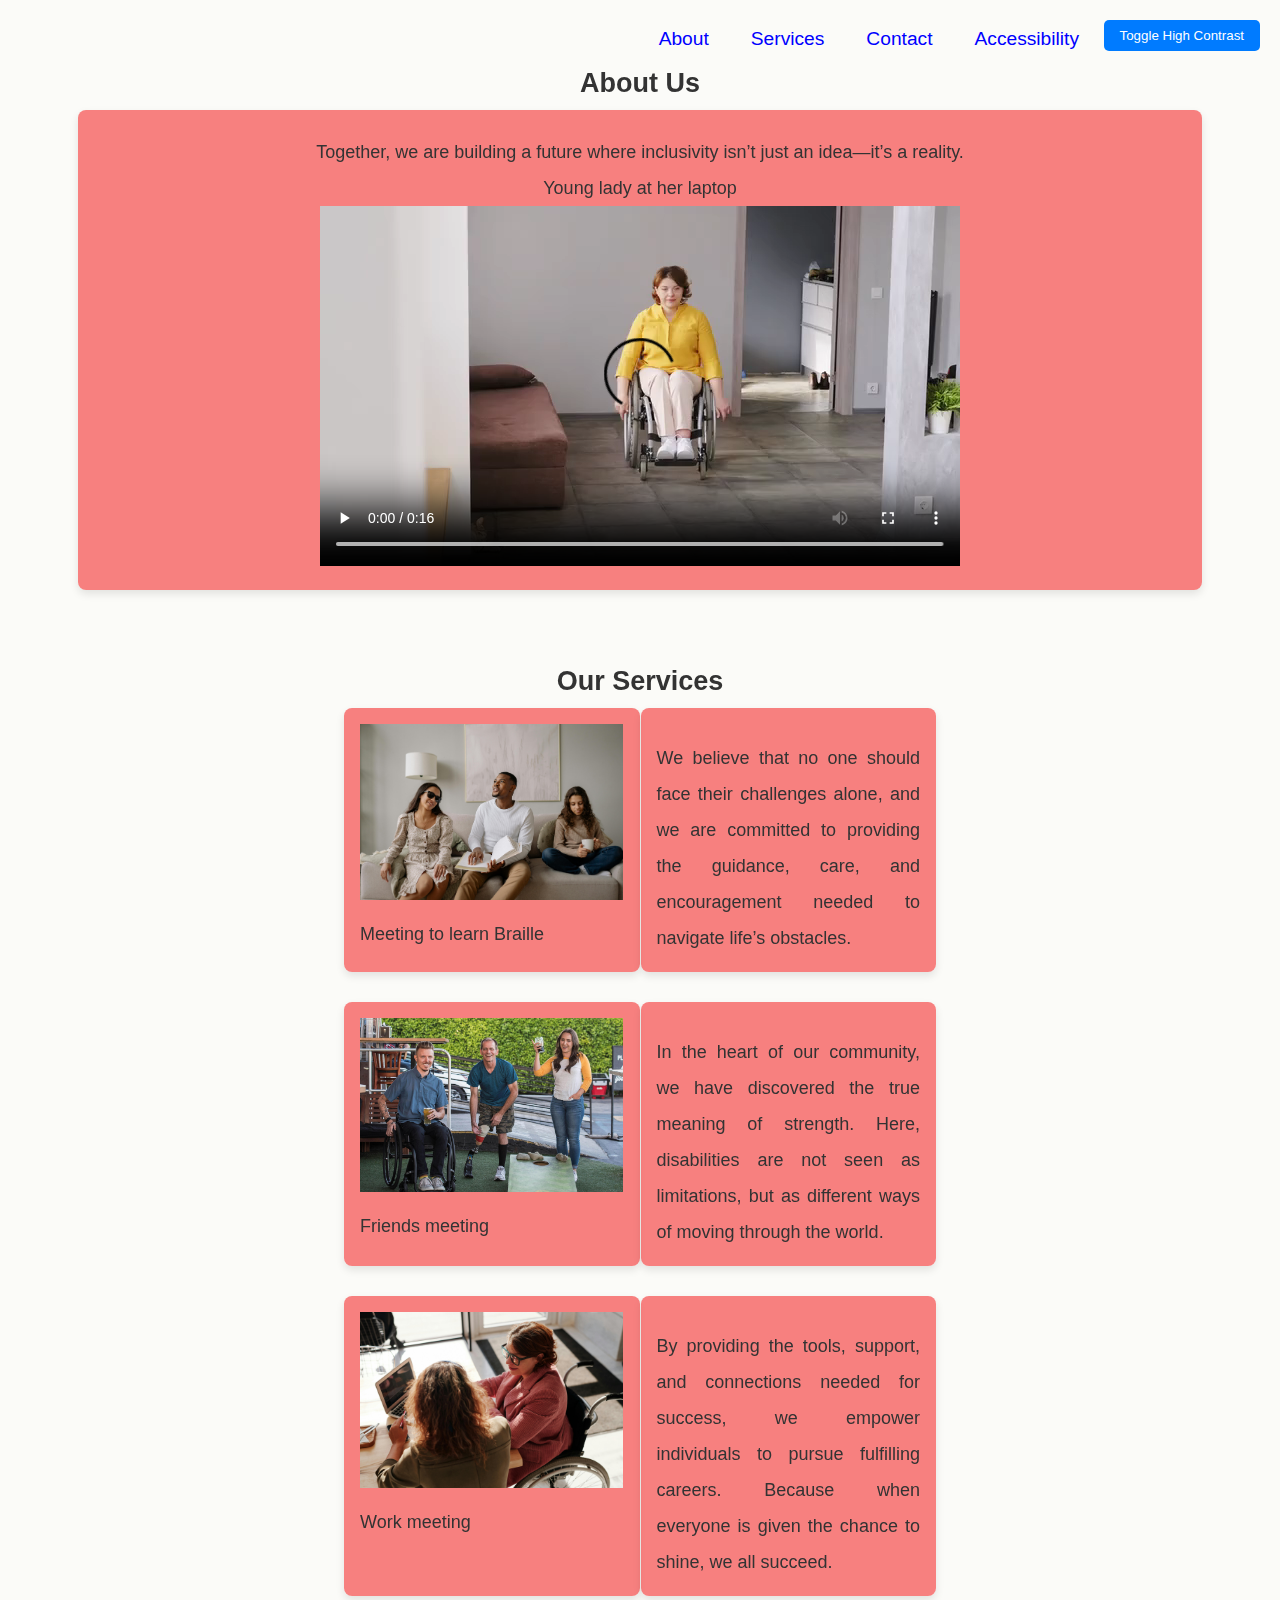
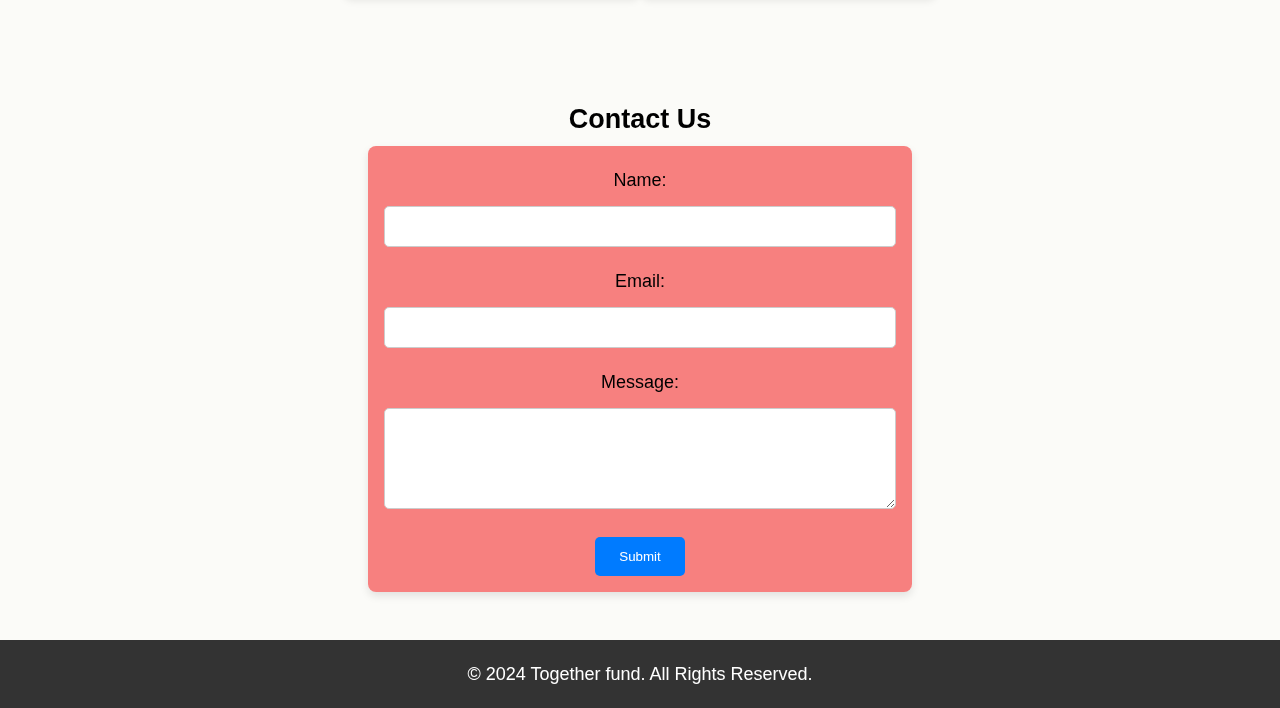
<file: index.html>
<!DOCTYPE html>
<html lang="en">

<head>
    <meta charset="UTF-8">
    <meta name="viewport" content="width=device-width, initial-scale=1.0">
    <meta name="description" content="A simple accessible website example.">
    <title>Accessible & Responsive Website</title>
    <link rel="stylesheet" href="Stile.css">
</head>

<body>

    <!-- Navigation using semantic elements -->
    <header>
        <nav aria-label="Main Navigation">
            <ul>
                <li><a href="#about">About</a></li>
                <li><a href="#services">Services</a></li>
                <li><a href="#contact">Contact</a></li>
                <li><a href="accessibility.html">Accessibility</a></li> <!-- New link to Accessibility page -->
            </ul>
            <button id="contrast-toggle" class="contrast-button" aria-pressed="false">Toggle High Contrast</button>
        </nav>

        </div>
    </header>

    <!-- About Us Section -->
    <section id="about" class="about-section">
        <h2>About Us</h2>
        <div class="about-content" role="region" aria-labelledby="about-title">

            <p id="about-title">Together, we are building a future where inclusivity isn’t just an idea—it’s a reality.
            </p>
            <p>Young lady at her laptop</p>
            <video class="about-video" controls>
                <source src="4106997-sd_640_360_25fps.mp4" type="video/mp4">
            </video>
        </div>
    </section>

    <!-- Our Services Section -->
    <section id="services" class="services-section">
        <h2>Our Services</h2>
        <div class="services-grid">
            <div class="service-item">
                <img src="blinds-yankrukov-7695370.jpg" alt="Image related to Impaired travels">
                <p>Meeting to learn Braille</p>
            </div>
            <div class="service-item">
                <p>We believe that no one should face their challenges alone, and we are committed to providing the
                    guidance, care, and encouragement needed to navigate life’s obstacles.</p>
            </div>
            <div class="service-item">
                <img src="Beers.jpg" alt="Friends meeting">
                <p>Friends meeting</p>

            </div>
            <div class="service-item">
                <p>In the heart of our community, we have discovered the true meaning of strength. Here, disabilities
                    are not seen as limitations, but as different ways of moving through the world.</p>
            </div>
            <div class="service-item">
                <img src="working.jpg" alt="Image related to Consulting">
                <p>Work meeting</p>
            </div>
            <div class="service-item">
                <p>By providing the tools, support, and connections needed for success, we empower individuals to pursue
                    fulfilling careers. Because when everyone is given the chance to shine, we all succeed.</p>

            </div>
        </div>
    </section>

    <!-- Contact Us Section -->
    <section id="contact" class="contact-section">
        <h2>Contact Us</h2>
        <form action="#" method="post">
            <label for="name">Name:</label>
            <input type="text" id="name" name="name" required aria-required="true">

            <label for="email">Email:</label>
            <input type="email" id="email" name="email" required aria-required="true">

            <label for="message">Message:</label>
            <textarea id="message" name="message" rows="5" required aria-required="true"></textarea>

            <button type="submit">Submit</button>
        </form>
    </section>
    </main>

    <!-- Footer -->
    <footer>
        <p>&copy; 2024 Together fund. All Rights Reserved.</p>
    </footer>

    <script src="Script.js"></script>
</body>

</html>


</body>

</html>
</file>
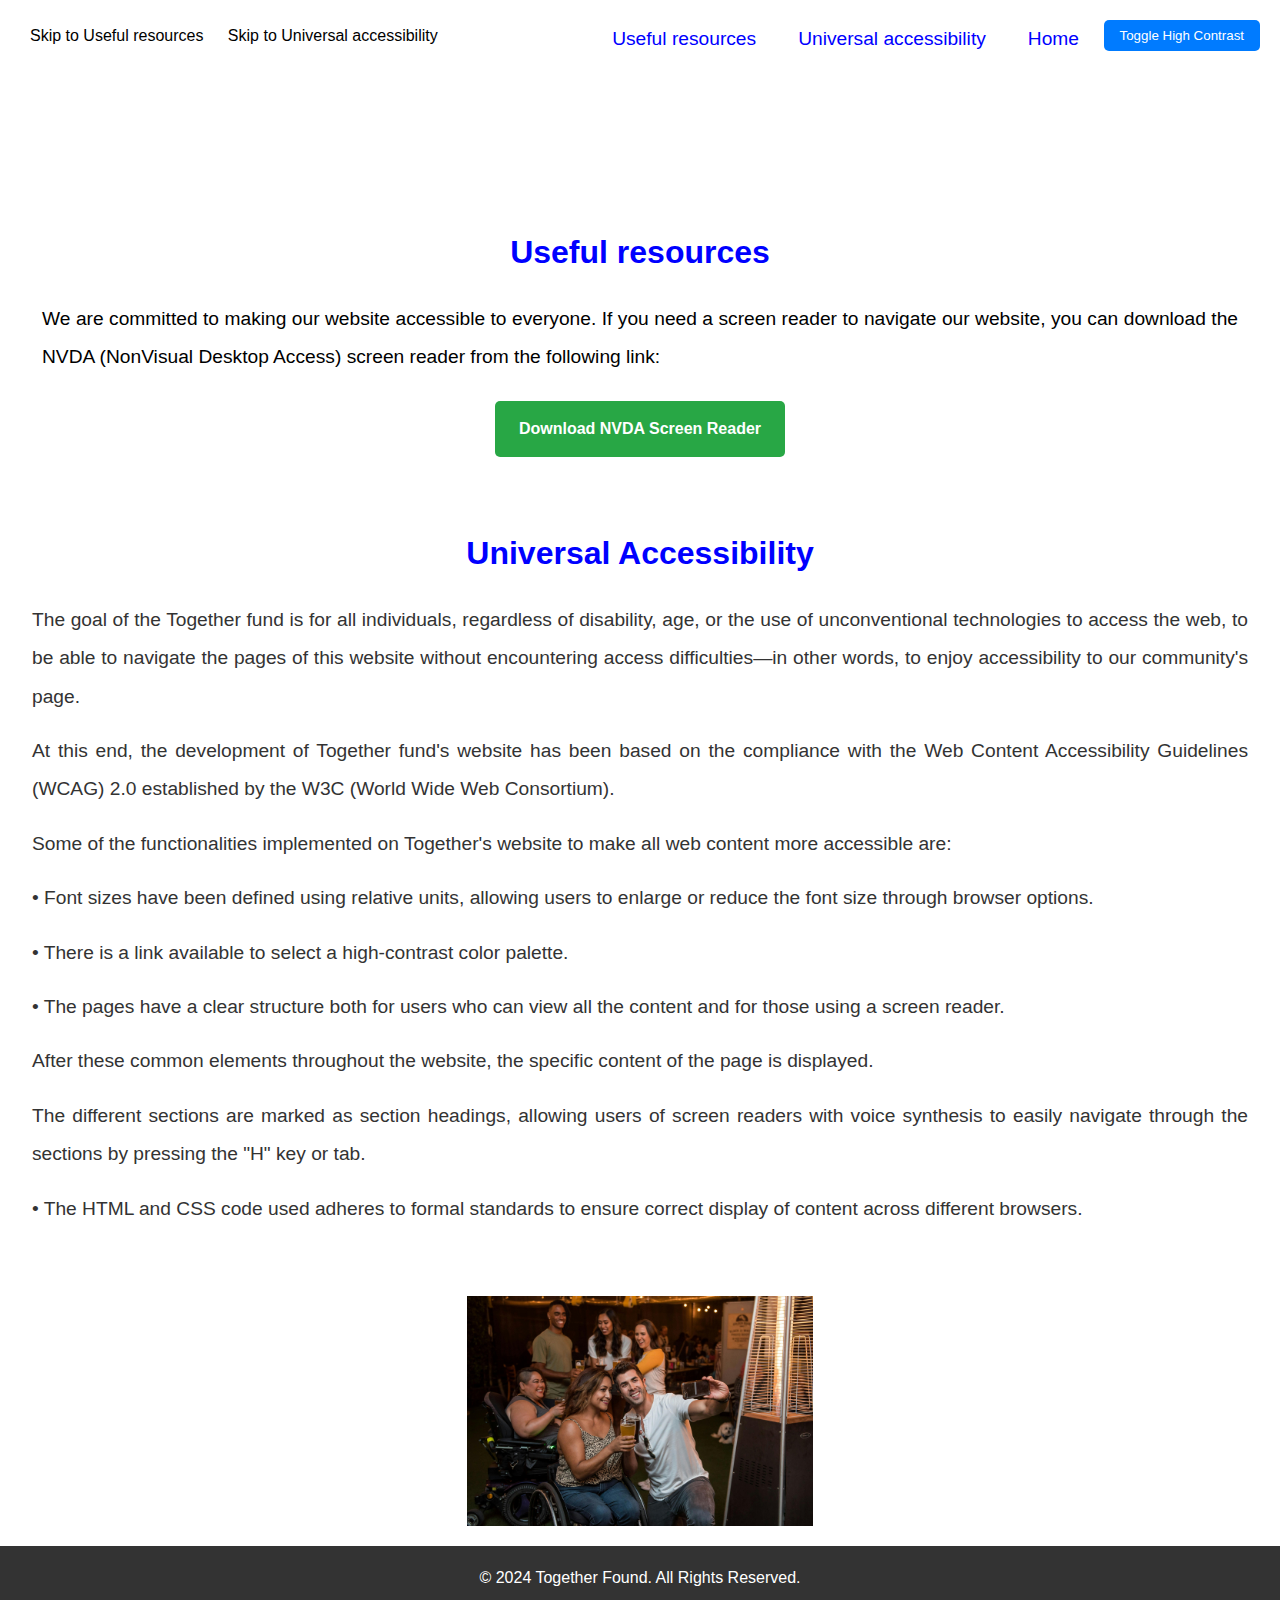
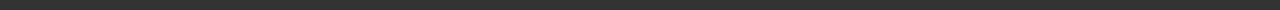
<file: accessibility.html>
<!DOCTYPE html>
<html lang="en">

<head>
    <meta charset="UTF-8">
    <meta name="viewport" content="width=device-width, initial-scale=1.0">
    <meta name="description" content="Accessibility resources and screen reader download.">
    <title>Accessibility - Download Screen Reader</title>
    <link rel="stylesheet" href="Stile2.css">
</head>

<body>

    <!-- Navigation using semantic elements -->
    <header>
        <nav aria-label="Main Navigation">
            <ul>
                <li><a href="#resources">Useful resources</a></li>
                <li><a href="#universal">Universal accessibility</a></li>
                <li><a href="index.html">Home</a></li>
            </ul>
            <button id="contrast-toggle" class="contrast-button" aria-pressed="false" aria-label="Toggle High Contrast">
                Toggle High Contrast
            </button>
        </nav>
        <div id="skipLinks">
            <div class="wrap">
                <a accesskey="1" class="Skipresources" tabindex="1"
                    href="file:///C:/Users/Mar%C3%ADa/OneDrive/Documentos/Documentos/GitHub/Maryyy-ux-Accesibility-project/accessibility.html#resources">
                    Skip to Useful resources</a>
                <a accesskey="2" class="skipnavigation" tabindex="2"
                    href="file:///C:/Users/Mar%C3%ADa/OneDrive/Documentos/Documentos/GitHub/Maryyy-ux-Accesibility-project/accessibility.html#universal">Skip
                    to Universal accessibility
            </div>
        </div>
    </header>

    <!-- Main section for Accessibility information -->
    <main>
        <section id="resources" class="resources-section">
            <h1 class="main-title">Useful resources</h1> <!-- Título del contenido -->
            <p>
                We are committed to making our website accessible to everyone. If you need a screen reader to navigate
                our website, you can download the NVDA (NonVisual Desktop Access) screen reader from the following link:
            </p>

            <!-- Download link inside the body -->
            <a href="https://www.nvaccess.org/download/" target="_blank" class="download-button">Download NVDA Screen
                Reader</a>
        </section>

        <section id="universal" class="universal-section">
            <h1>Universal Accessibility</h1>
            <p>
                The goal of the Together fund is for all individuals, regardless of disability, age, or the use of
                unconventional technologies to access the web, to be able to navigate the pages of this website without
                encountering access difficulties—in other words, to enjoy accessibility to our community's page.</p>
            <p>
                At this end, the development of Together fund's website has been based on the compliance with the Web
                Content
                Accessibility Guidelines (WCAG) 2.0 established by the W3C (World Wide Web Consortium).</p>
            <p>
                Some of the functionalities implemented on Together's website to make all web content more accessible
                are:</p>
            <p>
                • Font sizes have been defined using relative units, allowing users to enlarge or reduce the font
                size through browser options.</p>
            <p>
                • There is a link available to select a high-contrast color palette.</p>
            <p>
                • The pages have a clear structure both for users who can view all the content and for those using a
                screen reader.</p>
            <p>
                After these common elements throughout the website, the specific content of the page is displayed. </p>
            <p>
                The different sections are marked as section headings, allowing users of screen readers with voice
                synthesis to easily navigate through the sections by pressing the "H" key or tab.</p>
            <p>
                • The HTML and CSS code used adheres to formal standards to ensure correct display of content across
                different browsers.
            </p>
        </section>

        <!-- Hero Image Section -->
        <section id="hero" class="hero-section">
            <img src="Cover.jpg" alt="Hero image describing accessibility" />
        </section>
    </main>

    <!-- Footer -->
    <footer>
        <p>&copy; 2024 Together Found. All Rights Reserved.</p>
    </footer>
    <script src="Script2.js"></script>
</body>

</html>
</file>
<file: Stile.css>
* {
    margin: 0;
    padding: 0;
    box-sizing: border-box;
}

body {
    font-family: Arial, sans-serif;
    font-size: large;
    line-height: 2;
    color: black;
    background-color: rgba(245, 245, 236, 0.358);
}

a {
    color: #30d1fe;
    text-decoration: none;
    padding: 13px;
}

a:hover {
    text-decoration: underline;
}

img {
    max-width: 100%;
    height: auto;
}

/* Header and navigation */
header {
    padding: 20px;
}

nav ul {
    display: flex;
    justify-content: center;
    list-style-type: none;
    position: absolute;
    top: 20px;
    right: 180px;
}

nav ul li {
    margin: 0 1rem;
}

nav ul li a {
    color: blue;
    font-size: 1.2rem;
    padding: 5px;
}

/* Estilo para cuando el enlace recibe el foco */
nav ul li a:focus {
    outline: 2px solid #ffbf00;
    /* Cambia el borde del enlace cuando tiene foco */
    background-color: #333;
    color: #fff;
}

/* Estilo al hacer hover para mejorar accesibilidad con el mouse */
nav ul li a:hover {
    background-color: #007BFF;
    color: white;
    border-radius: 5px;
}

/* High-Contrast Mode applied to the whole body */
.high-contrast {
    background-color: #000;
    color: #fff;
    transition: background-color 0.3s, color 0.3s;
}

.high-contrast * {
    color: #fff;

}

.high-contrast a {
    color: #00ff00;
    /* Bright green for links */
}

.high-contrast button {
    background-color: #333;
    color: #fff;
    border: 2px solid #fff;
}

.high-contrast img {
    filter: invert(1);
}

.high-contrast input,
.high-contrast textarea,
.high-contrast select {
    background-color: #333;
    color: #fff;
    border: 1px solid #fff;
}

/* High-Contrast Toggle Button */
.contrast-button {
    position: absolute;
    top: 20px;
    right: 20px;
    padding: 0.5rem 1rem;
    background-color: #007BFF;
    color: white;
    border: none;
    border-radius: 5px;
    cursor: pointer;
}

.contrast-button:hover {
    background-color: #0056b3;
}


/* About Section */
.about-section {
    text-align: center;
    padding: 1rem;
    color: #333;
}

.about-content {
    margin: 0 auto;
    max-width: 90%;

    background-color: rgba(244, 58, 58, 0.638);
    padding: 1.5rem;
    border-radius: 8px;
    box-shadow: 0 4px 8px rgba(0, 0, 0, 0.1);
    overflow: hidden;
}

.about-video {
    max-width: 100%;
    height: auto;
    display: block;
    margin: 0 auto;

}

.about-img {
    margin-top: 1rem;
    max-width: 100%;
    border: solid 6px rgba(0, 0, 0, 0.1);
}


/* Services Section */
.services-section {
    padding: 3rem;
    color: #333;
    text-align: center;
}

.services-grid {
    display: grid;
    grid-template-columns: 1fr 1fr;
    grid-gap: 30px 1px;
    max-width: 50%;
    margin: 0 auto;
}

.service-item {
    background-color: rgba(244, 58, 58, 0.638);
    padding: 1rem;
    border-radius: 8px;
    box-shadow: 0 4px 8px rgba(0, 0, 0, 0.1);
}

.service-item img {
    max-width: 100%;
    height: auto;
    display: block;
    margin: 0 auto;

}

.service-item p {
    margin-top: 1rem;
    text-align: justify;
}

/* Contact Section */
.contact-section {
    padding: 3rem;
    text-align: center;
    max-width: 50%;
    max-height: 30%;
    margin: auto;
}

.contact-section form {
    background-color: rgba(244, 58, 58, 0.638);
    padding: 1rem;
    border-radius: 8px;
    box-shadow: 0 4px 8px rgba(0, 0, 0, 0.1);
}

label {
    display: block;
    margin-bottom: 0.5rem;
}

input,
textarea {
    width: 100%;
    padding: 0.75rem;
    margin-bottom: 1rem;
    border: 1px solid #ccc;
    border-radius: 5px;
    background-color: white;
}

button {
    background-color: #007BFF;
    color: #fff;
    border: none;
    padding: 0.75rem 1.5rem;
    cursor: pointer;
    border-radius: 5px;
}

button:hover {
    background-color: #0056b3;
}

/* Footer */
footer {
    background-color: #333;
    color: #fff;
    text-align: center;
    padding: 1rem;
}

/* Responsive Design */
@media (max-width: 768px) {
    .services-grid {
        grid-template-columns: 1fr;
        max-width: 100%;
    }

    .about-content {
        max-width: 80%;
    }

    .contact-section {
        max-width: 80%;
    }
}

@media (max-width: 320px) {
    body {
        font-size: medium;
    }

    nav ul {
        flex-direction: column;

        position: static;
        right: auto;
        padding: 10px 0;
    }

    nav ul li {
        margin: 0.5rem 0;
    }

    nav ul li a {
        font-size: 1rem;
        padding: 10px;
    }

    .about-content {
        max-width: 90%;
        padding: 1rem;
    }

    .services-section {
        padding: 2rem 1rem;
    }

    .contact-section {
        padding: 2rem 1rem;
    }

    footer {
        padding: 0.5rem;
    }

    button {
        padding: 0.5rem 1rem;
    }
}
</file>
<file: Stile2.css>
/* General styles */
* {
    margin: 0;
    padding: 0;
    box-sizing: border-box;
}

body {
    font-family: Arial, sans-serif;
    line-height: 2;
    color: #333;
    background-color: white;
}

a {
    color: black;
    text-decoration: none;
    padding: 0px 10px;
}


img {
    max-width: 100%;
    height: auto;
}

/* Header and navigation */
header {
    padding: 20px;
}

nav ul {
    display: flex;
    justify-content: center;
    list-style-type: none;
    position: absolute;
    top: 20px;
    right: 180px;
}

nav ul li {
    margin: 0 1rem;
}

nav ul li a {
    color: blue;
    font-size: 1.2rem;
    padding: 5px;
}

/* Estilo para cuando el enlace recibe el foco */
nav ul li a:focus {
    outline: 2px solid #ffbf00;
    background-color: #333;
    color: #fff;
}

/* Estilo al hacer hover para mejorar accesibilidad con el mouse */
nav ul li a:hover {
    background-color: #007BFF;
    color: white;
    border-radius: 5px;
}

/* Main Container */
main {
    display: flex;
    flex-direction: column;
    align-items: center;
    width: 100%;
    margin-top: 20px;
}

/* Accessibility Resources Section */

/* Main Title Style for Resources Section */
.main-title {
    font-size: 2rem;
    margin-bottom: 1rem;
    color: #333;
    font-weight: bold;

}

.resources-section {
    width: 100%;
    padding: 2rem;
    min-height: 25vh;
    /* Altura mínima más amplia para evitar solapamiento */
    text-align: center;
    display: flex;
    flex-direction: column;
    justify-content: space-between;
    font: black;

}

.resources-section h1 {
    font-size: 2rem;
    margin-bottom: 1rem;
    color: blue;
}

.resources-section p {
    font-size: 1.2rem;
    margin-bottom: 1.5rem;
    text-align: justify;
}

.download-button {
    background-color: #28a745;
    color: #fff;
    padding: 0.75rem 1.5rem;
    text-decoration: none;
    border-radius: 5px;
    font-weight: bold;
    width: fit-content;
    margin: 0 auto;
    /* Centra el botón horizontalmente */
}

.download-button:hover {
    background-color: #218838;
}

/* Universal Accessibility Section */
.universal-section {
    width: 100%;
    padding: 2rem;
    min-height: 35vh;
    /* Ajustamos la altura mínima */
    overflow-y: auto;
    text-align: justify;
}

.universal-section h1 {
    font-size: 2rem;
    margin-bottom: 1rem;
    color: blue;
    text-align: center;
}

.universal-section p {
    font-size: 1.2rem;
    margin-bottom: 1rem;
}

/* Hero Image Section */
.hero-section {
    width: 100%;
    height: 30vh;
    /* Aumentamos la altura de la sección */
    display: flex;
    justify-content: center;
    align-items: center;
}

.hero-section img {
    max-height: 100%;
    /* Ajusta el tamaño máximo de la imagen a la sección */
    width: auto;
    padding: 20px;
}

/* Footer */
footer {
    background-color: #333;
    color: #fff;
    text-align: center;
    padding: 1rem;
    width: 100%;
}

/* High-Contrast Mode applied to the whole body */
.high-contrast {
    background-color: #000;
    color: #fff;
}

.high-contrast * {
    color: #fff !important;
}

.high-contrast a {
    color: #00ff00 !important;
}

.high-contrast button,
.high-contrast input,
.high-contrast textarea,
.high-contrast select {
    background-color: #333;
    color: #fff;
    border: 2px solid #fff;
}

.high-contrast img {
    filter: invert(1);
}

/* High-Contrast Toggle Button */
.contrast-button {
    position: absolute;
    top: 20px;
    right: 20px;
    padding: 0.5rem 1rem;
    background-color: #007BFF;
    color: white;
    border: none;
    border-radius: 5px;
    cursor: pointer;
}

.contrast-button:hover {
    background-color: #0056b3;
}

/* Responsive Design */
@media (max-width: 768px) {

    .resources-section,
    .universal-section,
    .hero-section {
        padding: 1rem;
    }

    .resources-section,
    .universal-section {
        min-height: auto;
        /* Permite que la altura sea flexible en pantallas pequeñas */
    }

    .hero-section {
        height: 25vh;
        /* Ajuste de la altura en pantallas más pequeñas */
    }
}

@media (max-width: 320px) {
    body {
        font-size: medium;
    }

    nav ul {
        flex-direction: column;

        position: static;
        right: auto;
        padding: 10px 0;
    }

    nav ul li {
        margin: 0.5rem 0;
    }

    nav ul li a {
        font-size: 1rem;
        padding: 10px;
    }

    .about-content {
        max-width: 90%;
        padding: 1rem;
    }

    .services-section {
        padding: 2rem 1rem;
    }

    .contact-section {
        padding: 2rem 1rem;
    }

    footer {
        padding: 0.5rem;
    }

    button {
        padding: 0.5rem 1rem;
    }
}
</file>
